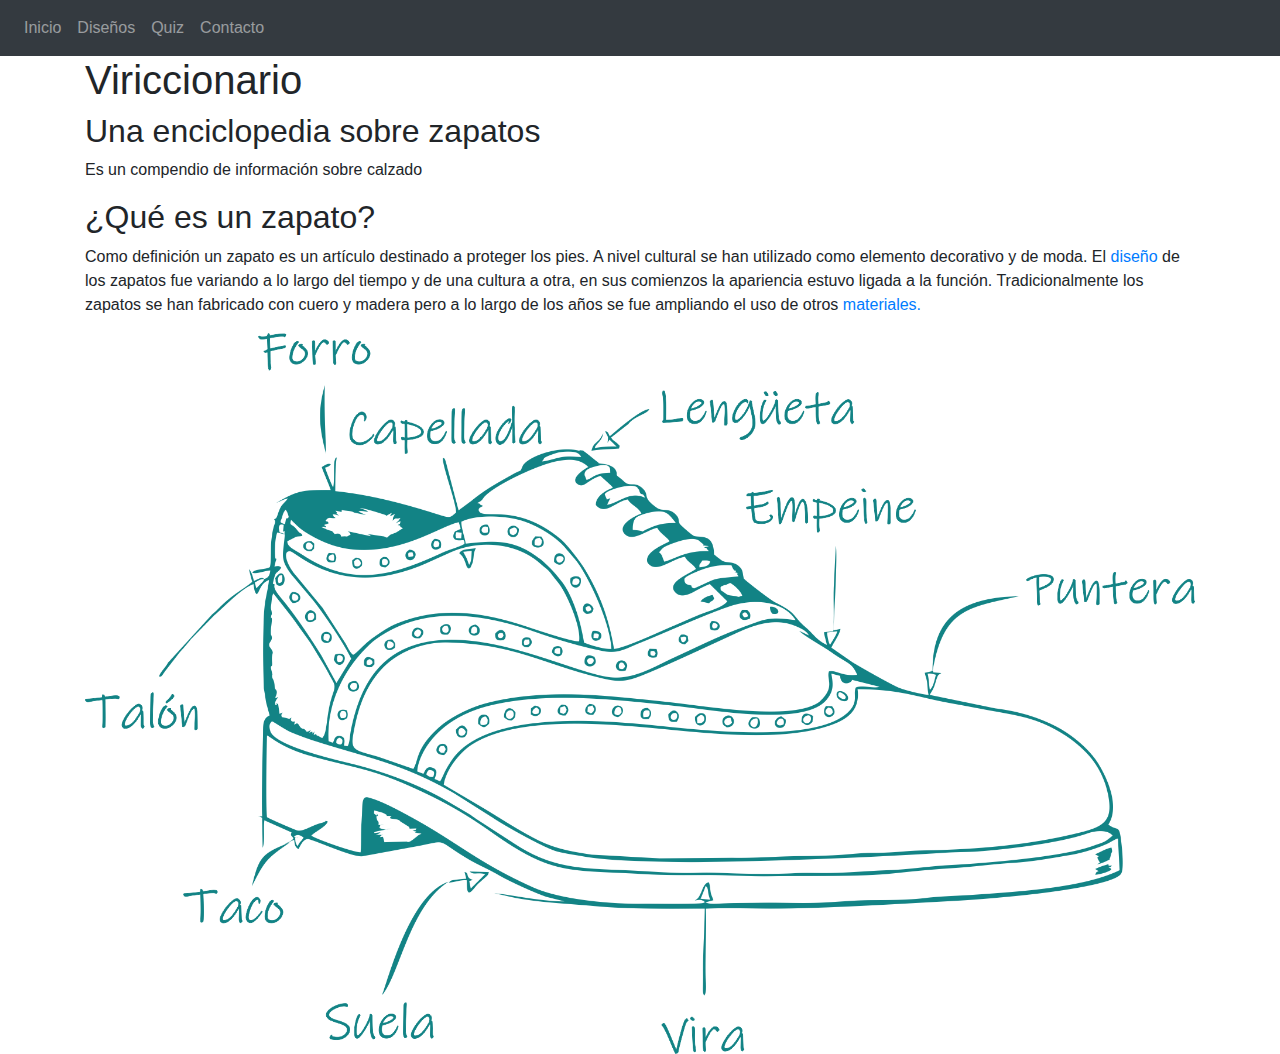
<file: index.html>
<!DOCTYPE html>
<html lang="es">
<head>
    <!-- Etiquetas para insertar bootstrap -->
    <meta name="viewport" content="width=device-width, initial-scale=1">
    <link rel="stylesheet" href="https://maxcdn.bootstrapcdn.com/bootstrap/4.5.2/css/bootstrap.min.css">
    <script src="https://ajax.googleapis.com/ajax/libs/jquery/3.5.1/jquery.min.js"></script>
    <script src="https://cdnjs.cloudflare.com/ajax/libs/popper.js/1.16.0/umd/popper.min.js"></script>
    <script src="https://maxcdn.bootstrapcdn.com/bootstrap/4.5.2/js/bootstrap.min.js"></script>
    
    <link rel="stylesheet" href="estilos.css">
    <meta charset="UTF-8">
    <meta name="viewport" content="width=device-width, initial-scale=1">
    <title>Viriccionario</title>
</head>
<body>

    <div class="container-fluid px-0">

        <!-- Menu de navegacion -->
        <nav class="navbar navbar-expand-sm bg-dark navbar-dark">
            <button class="navbar-toggler" type="button" data-toggle="collapse" data-target="#collapsibleNavbar">
                <span class="navbar-toggler-icon"></span>
            </button>

            <div class="collapse navbar-collapse" id="collapsibleNavbar">
                <ul class="navbar-nav">
                    <li class="nav-item">
                        <a class="nav-link" href="#">Inicio</a>
                    </li>
                    <li class="nav-item">
                        <a class="nav-link" href="tipo_calzado.html">Diseños</a>
                    </li>
                    <li class="nav-item">
                        <a class="nav-link" href="quiz.html">Quiz</a>
                    </li>
                    <li class="nav-item">
                        <a class="nav-link" href="contacto.html">Contacto</a>
                    </li>
                </ul>
            </div>
        </nav>

        <div class="container">
            <header>
                <h1>Viriccionario</h1>
                <h2>Una enciclopedia sobre zapatos</h2>
                <p>Es un compendio de información sobre calzado</p>
            </header>
            <article>
                <header>
                    <h2>¿Qué es un zapato?</h2>
                </header>
                <p>Como definición un zapato es un artículo destinado a proteger
                    los pies. A nivel cultural se han utilizado como elemento 
                    decorativo y de moda. El
                    <a class="text-decoration-none" href="tipo_calzado.html">diseño</a>
                    de los zapatos fue variando a lo largo del tiempo y de una cultura
                    a otra, en sus comienzos la apariencia estuvo ligada a la función.
                    Tradicionalmente los zapatos se han fabricado con cuero y madera pero
                    a lo largo de los años se fue ampliando el uso de otros
                    <a class="text-decoration-none" href="https://www.calzadosclubverde.es/blog/hombre-mujer/materiales-mas-usados-en-la-fabricacion-de-zapatos-infografia">materiales.</a>
                </p>
                <img class="img-fluid" src="img/partes_calzado.png" alt="Partes de un zapato">
            </article>
        </div>
        
    </div>

</body>
</html>
</file>
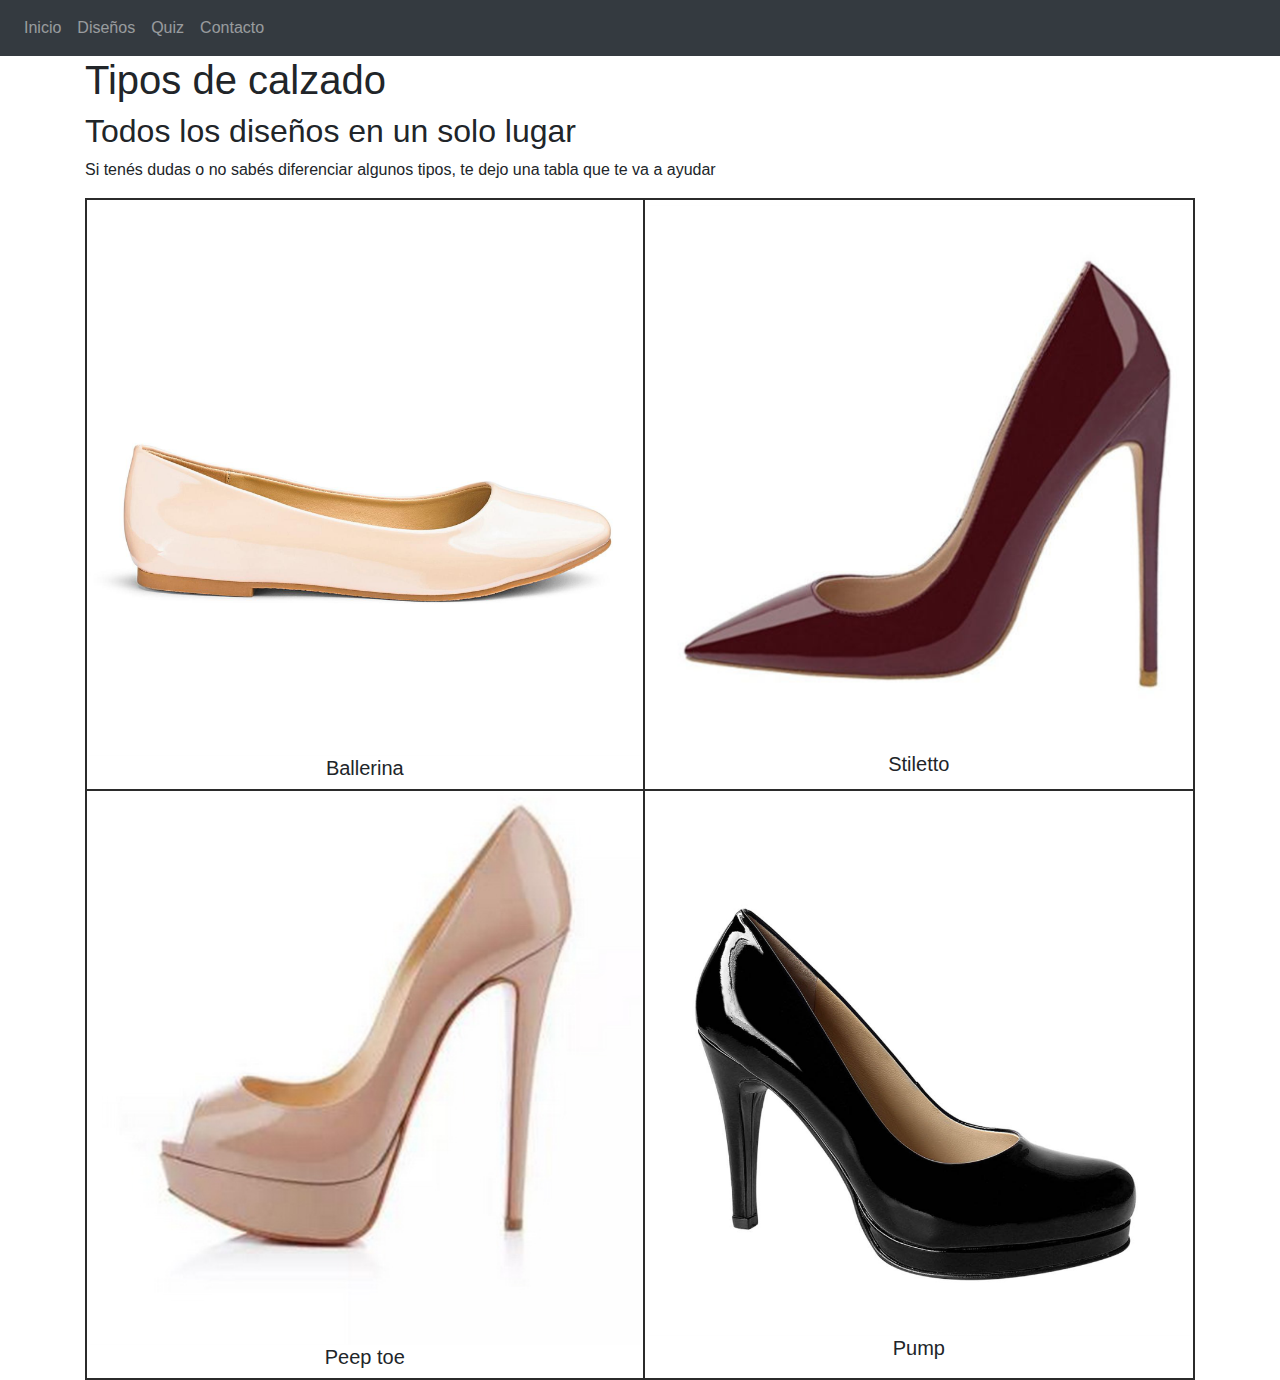
<file: tipo_calzado.html>
<!DOCTYPE html>
<html lang="en">
<head>
    <!-- Etiquetas para insertar bootstrap -->
    <meta name="viewport" content="width=device-width, initial-scale=1">
    <link rel="stylesheet" href="https://maxcdn.bootstrapcdn.com/bootstrap/4.5.2/css/bootstrap.min.css">
    <script src="https://ajax.googleapis.com/ajax/libs/jquery/3.5.1/jquery.min.js"></script>
    <script src="https://cdnjs.cloudflare.com/ajax/libs/popper.js/1.16.0/umd/popper.min.js"></script>
    <script src="https://maxcdn.bootstrapcdn.com/bootstrap/4.5.2/js/bootstrap.min.js"></script>
    
    <link rel="stylesheet" href="estilos.css">
    <meta charset="UTF-8">
    <meta name="viewport" content="width=device-width, initial-scale=1">
    <title>Tipos de calzado
    </title>
</head>
<body>

    <div class="container-fluid px-0">
       
        <!-- Menu de navegacion -->
        <nav class="navbar navbar-expand-sm bg-dark navbar-dark">
            <button class="navbar-toggler" type="button" data-toggle="collapse" data-target="#collapsibleNavbar">
                <span class="navbar-toggler-icon"></span>
            </button>

            <div class="collapse navbar-collapse" id="collapsibleNavbar">
                <ul class="navbar-nav">
                    <li class="nav-item">
                        <a class="nav-link" href="index.html">Inicio</a>
                    </li>
                    <li class="nav-item">
                        <a class="nav-link" href="#">Diseños</a>
                    </li>
                    <li class="nav-item">
                        <a class="nav-link" href="quiz.html">Quiz</a>
                    </li>
                    <li class="nav-item">
                        <a class="nav-link" href="contacto.html">Contacto</a>
                    </li>
                </ul>
            </div>
        </nav>

        <div class="container">
            <header>
                <h1>Tipos de calzado</h1>
                <h2>Todos los diseños en un solo lugar</h2>
            </header>
            <article>
                <p>Si tenés dudas o no sabés diferenciar algunos tipos,
                te dejo una tabla que te va a ayudar</p>
                <table>
                    <style>
                        table, th, td {
                        border: 2px solid rgb(43, 43, 43);
                        }
                        </style>
                    <tr>
                        <td align="center">
                            <img class="img-fluid" src="img/ballerina.png" alt="">
                            <h5>Ballerina</h5>
                        </td>
                        <td align="center">
                            <img class="img-fluid" src="img/stiletto.png" alt="">
                            <h5>Stiletto</h5>
                        </td>
                    </tr>
                    <tr>
                        <td align="center">
                            <img class="img-fluid" src="img/peep_toe.png" alt="">
                            <h5>Peep toe</h5>
                        </td>
                        <td align="center">
                            <img class="img-fluid" src="img/pump.png" alt="">
                            <h5>Pump</h5>
                        </td>
                    </tr>
                </table>
            </article>
        </div>
    </div>
</body>
</html>
</file>
<file: estilos.css>
/* p, h1, h2, h3 {
    color: rgb(54, 54, 54);
    font-family: Arial, Helvetica, sans-serif;
}

h2, h3 {
    font-weight: lighter;
} */
</file>
